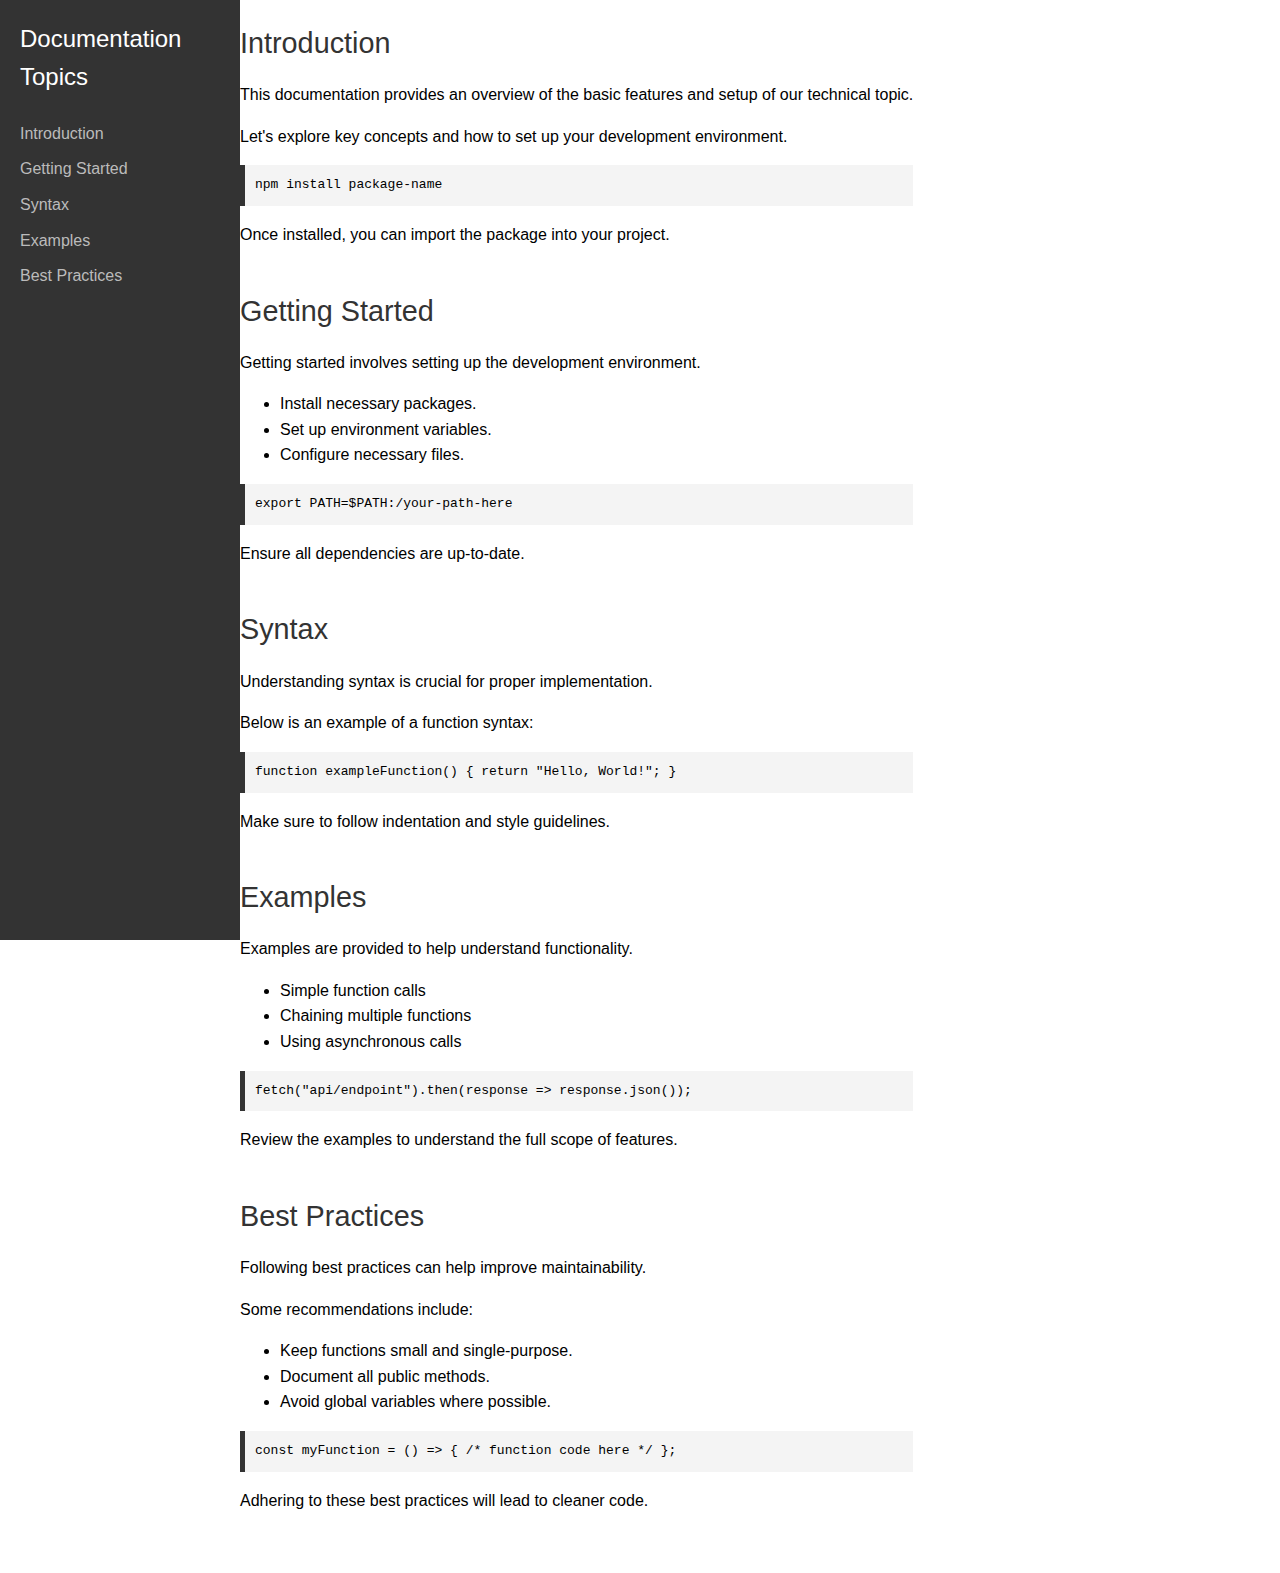
<file: technical_documentation_page/index.html>
<!DOCTYPE html>
<html lang="en">
<head>
    <meta charset="UTF-8">
    <meta name="viewport" content="width=device-width, initial-scale=1.0">
    <title>Technical Documentation</title>
    <link rel="stylesheet" href="style.css">
</head>
<body>

    <!-- Navbar Section -->
    <nav id="navbar">
        <header>Documentation Topics</header>
        <a href="#Introduction" class="nav-link">Introduction</a>
        <a href="#Getting_Started" class="nav-link">Getting Started</a>
        <a href="#Syntax" class="nav-link">Syntax</a>
        <a href="#Examples" class="nav-link">Examples</a>
        <a href="#Best_Practices" class="nav-link">Best Practices</a>
    </nav>

    <!-- Main Content Section -->
    <main id="main-doc">
        
        <!-- Introduction Section -->
        <section id="Introduction" class="main-section">
            <header>Introduction</header>
            <p>This documentation provides an overview of the basic features and setup of our technical topic.</p>
            <p>Let's explore key concepts and how to set up your development environment.</p>
            <code>npm install package-name</code>
            <p>Once installed, you can import the package into your project.</p>
        </section>

        <!-- Getting Started Section -->
        <section id="Getting_Started" class="main-section">
            <header>Getting Started</header>
            <p>Getting started involves setting up the development environment.</p>
            <ul>
                <li>Install necessary packages.</li>
                <li>Set up environment variables.</li>
                <li>Configure necessary files.</li>
            </ul>
            <code>export PATH=$PATH:/your-path-here</code>
            <p>Ensure all dependencies are up-to-date.</p>
        </section>

        <!-- Syntax Section -->
        <section id="Syntax" class="main-section">
            <header>Syntax</header>
            <p>Understanding syntax is crucial for proper implementation.</p>
            <p>Below is an example of a function syntax:</p>
            <code>function exampleFunction() { return "Hello, World!"; }</code>
            <p>Make sure to follow indentation and style guidelines.</p>
        </section>

        <!-- Examples Section -->
        <section id="Examples" class="main-section">
            <header>Examples</header>
            <p>Examples are provided to help understand functionality.</p>
            <ul>
                <li>Simple function calls</li>
                <li>Chaining multiple functions</li>
                <li>Using asynchronous calls</li>
            </ul>
            <code>fetch("api/endpoint").then(response => response.json());</code>
            <p>Review the examples to understand the full scope of features.</p>
        </section>

        <!-- Best Practices Section -->
        <section id="Best_Practices" class="main-section">
            <header>Best Practices</header>
            <p>Following best practices can help improve maintainability.</p>
            <p>Some recommendations include:</p>
            <ul>
                <li>Keep functions small and single-purpose.</li>
                <li>Document all public methods.</li>
                <li>Avoid global variables where possible.</li>
            </ul>
            <code>const myFunction = () => { /* function code here */ };</code>
            <p>Adhering to these best practices will lead to cleaner code.</p>
        </section>
        
    </main>

</body>
</html>
</file>
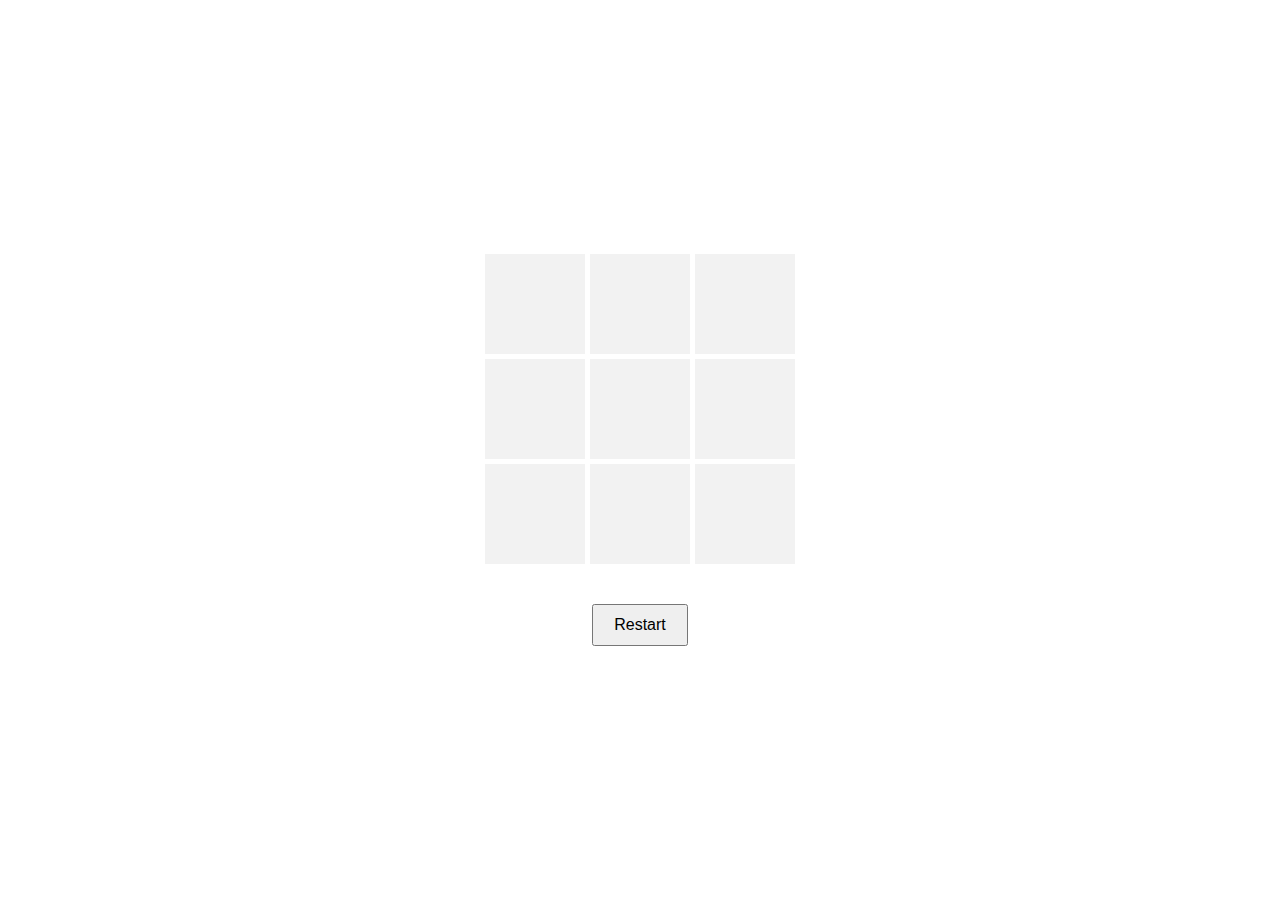
<file: Tick Tac Toe/index.html>
<!DOCTYPE html>
<html lang="en">
<head>
  <meta charset="UTF-8">
  <meta name="viewport" content="width=device-width, initial-scale=1.0">
  <title>Tic-Tac-Toe</title>
  <link rel="stylesheet" href="style.css">
</head>
<body>
  <div class="game-board">
    <div class="cell" data-cell></div>
    <div class="cell" data-cell></div>
    <div class="cell" data-cell></div>
    <div class="cell" data-cell></div>
    <div class="cell" data-cell></div>
    <div class="cell" data-cell></div>
    <div class="cell" data-cell></div>
    <div class="cell" data-cell></div>
    <div class="cell" data-cell></div>
  </div>
  <div class="game-message" id="gameMessage"></div>
  <button id="restartButton">Restart</button>

  <script src="script.js"></script>
</body>
</html>
</file>
<file: technical_documentation_page/style.css>
/* General Styles */
body {
    font-family: Arial, sans-serif;
    line-height: 1.6;
    display: flex;
    margin: 0;
}

/* Navbar */
#navbar {
    position: fixed;
    top: 0;
    left: 0;
    width: 200px;
    height: 100%;
    background-color: #333;
    color: #fff;
    padding: 20px;
}

#navbar header {
    font-size: 1.5em;
    margin-bottom: 1em;
}

.nav-link {
    color: #bbb;
    text-decoration: none;
    display: block;
    margin: 10px 0;
    transition: color 0.3s;
}

.nav-link:hover {
    color: #fff;
}

/* Main Content */
#main-doc {
    margin-left: 220px;
    padding: 20px;
}

.main-section {
    margin-bottom: 40px;
}

.main-section header {
    font-size: 1.8em;
    color: #333;
    margin-bottom: 10px;
}

code {
    display: block;
    background: #f4f4f4;
    padding: 10px;
    margin: 10px 0;
    border-left: 5px solid #333;
}

/* Media Query */
@media (max-width: 768px) {
    #navbar {
        position: relative;
        width: 100%;
        height: auto;
    }
    
    #main-doc {
        margin: 0;
    }
}
</file>
<file: Tick Tac Toe/style.css>
* {
    margin: 0;
    padding: 0;
    box-sizing: border-box;
  }
  
  body {
    display: flex;
    flex-direction: column;
    align-items: center;
    justify-content: center;
    height: 100vh;
    font-family: 'Arial', sans-serif;
  }
  
  .game-board {
    display: grid;
    grid-template-columns: repeat(3, 100px);
    grid-template-rows: repeat(3, 100px);
    gap: 5px;
  }
  
  .cell {
    width: 100px;
    height: 100px;
    display: flex;
    align-items: center;
    justify-content: center;
    font-size: 2rem;
    background-color: #f2f2f2;
    cursor: pointer;
  }
  
  .game-message {
    margin-top: 20px;
    font-size: 1.5rem;
    color: #333;
  }
  
  button {
    margin-top: 20px;
    padding: 10px 20px;
    font-size: 1rem;
    cursor: pointer;
  }
</file>
